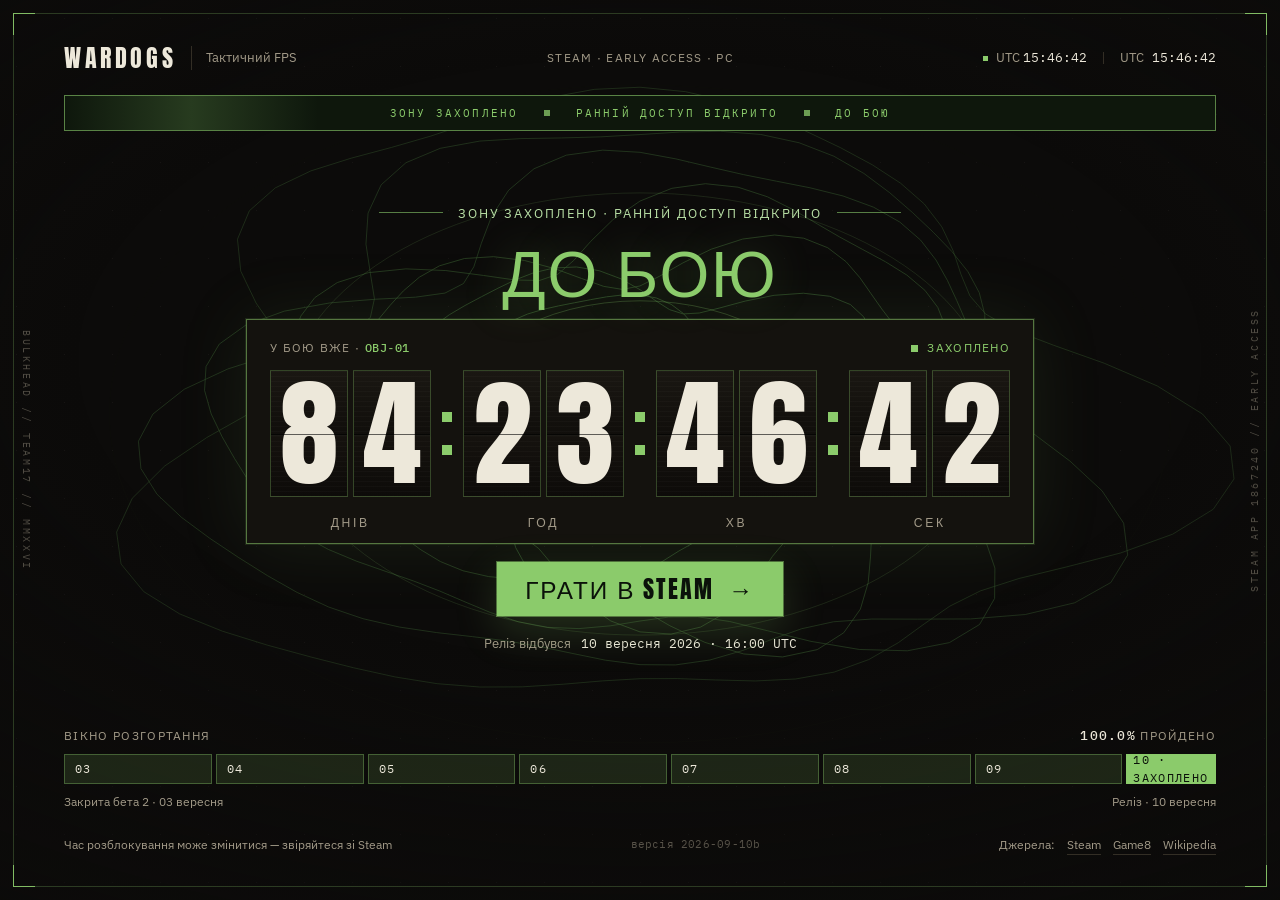
<file: index.html>
<!doctype html>
<html lang="uk">
<head>
<meta charset="utf-8">
<meta name="viewport" content="width=device-width, initial-scale=1">
<meta name="description" content="Великий таймер зворотного відліку до виходу WARDOGS у Steam Early Access — 10 вересня 2026.">
<meta name="theme-color" content="#0C0B0A">
<meta name="build" content="2026-09-10b">
<link rel="icon" href="favicon.svg" type="image/svg+xml">
<link rel="canonical" href="https://elgias.github.io/wardogs-countdown/">
<meta property="og:type" content="website">
<meta property="og:site_name" content="Відлік до Wardogs">
<meta property="og:locale" content="uk_UA">
<meta property="og:url" content="https://elgias.github.io/wardogs-countdown/">
<meta property="og:title" content="Відлік до Wardogs">
<meta property="og:description" content="Скільки лишилось до виходу WARDOGS у Steam Early Access — 10 вересня 2026, 16:00 UTC.">
<meta property="og:image" content="https://elgias.github.io/wardogs-countdown/og.png">
<meta property="og:image:width" content="1200">
<meta property="og:image:height" content="630">
<meta property="og:image:alt" content="Таймер зворотного відліку до релізу Wardogs">
<meta name="twitter:card" content="summary_large_image">
<meta name="twitter:title" content="Відлік до Wardogs">
<meta name="twitter:description" content="Скільки лишилось до виходу WARDOGS у Steam Early Access — 10 вересня 2026, 16:00 UTC.">
<meta name="twitter:image" content="https://elgias.github.io/wardogs-countdown/og.png">
<title>Відлік до Wardogs</title>
<link rel="stylesheet" href="fonts.css">
<link rel="preload" as="font" type="font/woff2" href="fonts/anton-400-latin.woff2" crossorigin>
<link rel="preload" as="font" type="font/woff2" href="fonts/plexsans-400-600-cyrillic.woff2" crossorigin>

<style>
:root{
  color-scheme: dark;
  --ground:#0C0B0A;
  --plate:#14120E;
  --plate-hi:#1A1712;
  --line:#332E25;
  --line-soft:#221F19;
  --bone:#EDE8DA;
  --dust:#A29A88;
  --f1:#E9A227;
  --f2:#6FA3B0;
  --f3:#B8503C;
  /* the two new states */
  --alert:#D9573B;
  --go:#8BCB6B;
  --go-ink:#0B120A;
  --disp:"Anton",Impact,Haettenschweiler,"Franklin Gothic Bold","Arial Narrow",sans-serif;
  --mono:"IBM Plex Mono",ui-monospace,Consolas,"Courier New",monospace;
  --sans:"IBM Plex Sans","Segoe UI",system-ui,-apple-system,sans-serif;
}
*{box-sizing:border-box}
body{
  margin:0;background:var(--ground);color:var(--bone);
  font-family:var(--sans);font-size:15px;line-height:1.5;overflow-x:hidden;
  -webkit-font-smoothing:antialiased;-moz-osx-font-smoothing:grayscale;
}
body.s-hour{--f1:var(--alert)}
body.s-live{--f1:var(--go)}

#bg{position:fixed;inset:0;width:100%;height:100%;z-index:0;pointer-events:none}
.vignette{
  position:fixed;inset:0;z-index:1;pointer-events:none;
  background:radial-gradient(115% 88% at 50% 40%, rgba(12,11,10,0) 38%, rgba(12,11,10,.88) 100%);
}
.hud{position:fixed;inset:13px;z-index:2;pointer-events:none;border:1px solid var(--line-soft);transition:border-color .6s ease}
.hud i{position:absolute;width:13px;height:13px;border:1px solid var(--f1);opacity:.5}
.hud i:nth-child(1){top:-1px;left:-1px;border-right:0;border-bottom:0}
.hud i:nth-child(2){top:-1px;right:-1px;border-left:0;border-bottom:0}
.hud i:nth-child(3){bottom:-1px;left:-1px;border-right:0;border-top:0}
.hud i:nth-child(4){bottom:-1px;right:-1px;border-left:0;border-top:0}
body.s-hour .hud{border-color:rgba(217,87,59,.28)}
body.s-hour .hud i{opacity:.9;width:22px;height:22px}
body.s-live .hud{border-color:rgba(139,203,107,.25)}
body.s-live .hud i{opacity:.9;width:22px;height:22px}

.rail-v{position:fixed;top:0;bottom:0;width:26px;display:flex;align-items:center;justify-content:center;z-index:3;pointer-events:none}
.rail-v.l{left:13px}
.rail-v.r{right:13px}
.rail-v span{
  writing-mode:vertical-rl;font-family:var(--mono);font-size:clamp(10px,.58vw,13px);letter-spacing:.26em;
  text-transform:uppercase;color:var(--dust);opacity:.45;white-space:nowrap;
}
.rail-v.r span{transform:rotate(180deg)}

.flash{position:fixed;inset:0;z-index:60;pointer-events:none;opacity:0}
body.enter.s-hour .flash{background:radial-gradient(circle at 50% 42%,rgba(217,87,59,.34),rgba(217,87,59,0) 62%);animation:flash 1.1s ease-out both}
body.enter.s-live .flash{background:radial-gradient(circle at 50% 42%,rgba(139,203,107,.36),rgba(139,203,107,0) 62%);animation:flash 1.3s ease-out both}

main{
  position:relative;z-index:4;opacity:.999;
  min-height:100vh;min-height:100svh;
  display:flex;flex-direction:column;
  gap:clamp(18px,2.8vh,38px);
  padding:clamp(28px,3.6vw,50px) clamp(50px,5vw,86px);
}

/* ---------- header ---------- */
.top{
  display:grid;grid-template-columns:1fr auto 1fr;align-items:center;gap:18px;
  font-size:clamp(13px,.72vw,16.5px);color:var(--dust);
}
.top .mark{
  font-family:var(--disp);font-size:clamp(24px,1.4vw,34px);letter-spacing:.15em;color:var(--bone);
  line-height:1;padding-right:15px;border-right:1px solid var(--line);
}
.top .lft{display:flex;align-items:center;gap:14px;flex-wrap:wrap}
.top .mid{white-space:nowrap;font-size:clamp(11.5px,.64vw,14.5px);letter-spacing:.11em;text-transform:uppercase}
.top .rgt{display:flex;justify-content:flex-end;align-items:center;gap:8px;white-space:nowrap}
.top .rgt b{font-family:var(--mono);font-weight:400;font-size:clamp(13px,.74vw,17px);color:var(--bone);font-variant-numeric:tabular-nums}
.top .rgt .div{width:1px;height:12px;background:var(--line);margin:0 8px}
.live{display:inline-block;width:5px;height:5px;background:var(--f1);margin-right:8px;vertical-align:middle}

/* ---------- tapes: the loudest signal that the page changed state ---------- */
.tape{display:none;position:relative;height:36px;overflow:hidden;border:1px solid var(--line)}
.tape-in{
  position:absolute;inset:0;display:flex;align-items:center;justify-content:center;
  gap:clamp(10px,2vw,34px);white-space:nowrap;
  font-family:var(--mono);font-size:clamp(11px,.74vw,14.5px);letter-spacing:.2em;text-transform:uppercase;
}
/* Hazard tape — real warning-tape geometry, drifting sideways like it is being unrolled. */
body.s-hour .tape-hour{
  display:block;border-color:rgba(217,87,59,.7);
  background-image:linear-gradient(-45deg,var(--alert) 25%,#1C0F0A 25%,#1C0F0A 50%,var(--alert) 50%,var(--alert) 75%,#1C0F0A 75%);
  background-size:34px 34px;animation:tape 1.4s linear infinite;
}
.tape-hour .tape-in span{background:#140B08;color:#F4C1B2;padding:3px 12px;border:1px solid rgba(217,87,59,.45)}
.tape-hour .tape-in span b{color:var(--alert);font-weight:500}
body.s-live .tape-live{display:block;background:#0E170C;border-color:rgba(139,203,107,.6);color:var(--go)}
.tape-live .tape-in span{display:flex;align-items:center;gap:clamp(10px,2vw,34px)}
.tape-live .tape-in span + span::before{content:"";width:6px;height:6px;background:currentColor;opacity:.75}
.tape-live::after{
  content:"";position:absolute;top:0;bottom:0;left:0;width:22%;
  background:linear-gradient(90deg,rgba(139,203,107,0),rgba(139,203,107,.2),rgba(139,203,107,0));
  animation:sweep 3.2s ease-in-out infinite;
}
body.enter.s-hour .tape-hour{animation:drop .55s cubic-bezier(.2,.9,.3,1) both,tape 1.4s linear infinite}
body.enter.s-live .tape-live{animation:drop .55s cubic-bezier(.2,.9,.3,1) both}

/* ---------- objective board ---------- */
.zone{flex:1;display:flex;flex-direction:column;align-items:center;justify-content:center;gap:clamp(12px,2vh,24px)}
.eyebrow{
  margin:0;font-size:clamp(12.5px,.78vw,17px);letter-spacing:.15em;
  text-transform:uppercase;color:var(--dust);display:flex;align-items:center;gap:15px;text-align:center;
}
.eyebrow::before,.eyebrow::after{content:"";width:clamp(18px,5vw,64px);height:1px;background:var(--line)}
body.s-hour .eyebrow{color:#E9A193}
body.s-hour .eyebrow::before,body.s-hour .eyebrow::after{background:rgba(217,87,59,.6)}
body.s-live .eyebrow{color:#B9E0A6}
body.s-live .eyebrow::before,body.s-live .eyebrow::after{background:rgba(139,203,107,.6)}

.call{
  display:none;margin:0;font-family:var(--disp);text-transform:uppercase;text-align:center;
  line-height:.95;letter-spacing:.03em;font-size:clamp(2.2rem,5vw,6rem);text-wrap:balance;
}
body.s-hour .call{display:block;color:var(--alert)}
body.s-live .call{display:block;color:var(--go);text-shadow:0 0 42px rgba(139,203,107,.3)}
body.enter .call{animation:stamp .9s cubic-bezier(.2,.9,.25,1) both}

.board{
  border:1px solid var(--line);background:var(--plate);
  padding:clamp(12px,1.5vw,20px) clamp(14px,1.8vw,24px) clamp(10px,1.2vw,16px);
  display:flex;flex-direction:column;gap:clamp(10px,1.4vh,16px);max-width:100%;
  transition:border-color .5s ease,box-shadow .5s ease;
}
body.impact .board{animation:impact .3s steps(4,end);border-color:var(--f1)}
body.s-hour .board{animation:alert 2.2s ease-in-out infinite}
body.s-hour.impact .board{animation:impact .3s steps(4,end),alert 2.2s ease-in-out infinite}
body.s-live .board{border-color:rgba(139,203,107,.55);box-shadow:0 0 0 1px rgba(139,203,107,.12),0 0 70px rgba(139,203,107,.1)}

.board-strip{
  display:flex;justify-content:space-between;align-items:center;gap:16px;
  font-size:clamp(12px,.7vw,15.5px);letter-spacing:.11em;text-transform:uppercase;color:var(--dust);
}
.board-strip b{font-family:var(--mono);color:var(--f1);font-weight:500;letter-spacing:.04em}
.board-strip .status{display:flex;align-items:center;gap:9px}
.board-strip .status::before{content:"";width:7px;height:7px;background:var(--f1);flex:none}
body.s-hour .board-strip .status{color:var(--alert)}
body.s-hour .board-strip .status::before{animation:blink 1s steps(2,end) infinite}
body.s-live .board-strip .status{color:var(--go)}

.clock{
  display:flex;align-items:flex-start;justify-content:center;gap:clamp(6px,.9vw,13px);
  font-family:var(--disp);font-size:clamp(2.6rem,11.4vw,15rem);line-height:1;max-width:100%;
}
body.s-hour .clock,body.s-live .clock{font-size:clamp(2.4rem,9.2vw,12rem)}
.grp{display:flex;flex-direction:column;align-items:center;gap:.16em}
.digits{display:flex;gap:.045em}
.card{
  position:relative;display:block;width:.66em;height:1.08em;overflow:hidden;
  border:1px solid #2C2720;
  background:linear-gradient(180deg,var(--plate-hi) 0%,#100E0B 52%,#15120E 53%,#0D0B09 100%);
  transition:border-color .35s ease,box-shadow .35s ease;
}
.card.hit{border-color:var(--f1);transition:none}
.card::before{
  content:"";position:absolute;left:0;right:0;top:50%;height:1px;z-index:3;
  background:rgba(0,0,0,.6);box-shadow:0 1px 0 rgba(237,232,218,.05);
}
.card::after{
  content:"";position:absolute;inset:0;z-index:2;pointer-events:none;
  background:repeating-linear-gradient(180deg,rgba(237,232,218,.022) 0 1px,transparent 1px 5px);
}
body.s-hour #mm .card,body.s-hour #ss .card{border-color:rgba(217,87,59,.45)}
body.s-live .card{border-color:rgba(139,203,107,.3)}
.g{
  position:absolute;inset:0;z-index:1;display:flex;align-items:center;justify-content:center;
  transition:transform .4s cubic-bezier(.22,.9,.3,1),opacity .4s ease;
}
.g.enter{transform:translateY(-102%);opacity:0}
.g.out{transform:translateY(102%);opacity:0}
.unit{font-size:clamp(11px,.95vw,16px);letter-spacing:.22em;color:var(--dust);text-transform:uppercase}
.sep{display:flex;flex-direction:column;justify-content:center;gap:.2em;height:1.08em;font-size:inherit}
.sep i{width:.08em;height:.08em;background:var(--f1);opacity:.35;transition:opacity .4s ease}
body.beat .sep i{opacity:1}

/* ---------- hour: readiness check ---------- */
.prep{display:none;flex-wrap:wrap;justify-content:center;align-items:center;gap:8px}
body.s-hour .prep{display:flex}
.prep-h{font-size:clamp(11.5px,.7vw,14px);letter-spacing:.12em;text-transform:uppercase;color:var(--dust);margin-right:4px}
.prep button{
  display:flex;align-items:center;gap:9px;font:inherit;font-size:clamp(12.5px,.8vw,15.5px);color:var(--bone);
  background:rgba(217,87,59,.07);border:1px solid rgba(217,87,59,.38);padding:7px 12px;cursor:pointer;
  transition:background .2s ease,color .2s ease;
}
.prep button:hover{background:rgba(217,87,59,.16)}
.prep button:focus-visible{outline:2px solid var(--bone);outline-offset:2px}
.prep button::before{content:"";width:11px;height:11px;border:1px solid var(--alert);flex:none}
.prep button[aria-pressed="true"]{color:var(--dust);text-decoration:line-through;text-decoration-color:rgba(217,87,59,.75)}
.prep button[aria-pressed="true"]::before{background:var(--alert);box-shadow:inset 0 0 0 2px #1A0E0A}
.prep .ready{font-family:var(--mono);font-size:clamp(12px,.74vw,14.5px);color:var(--alert);margin-left:4px;min-width:3.5em}

/* ---------- live: the call to action ---------- */
.cta{
  display:none;align-items:center;gap:.6em;text-decoration:none;
  font-family:var(--disp);text-transform:uppercase;letter-spacing:.08em;
  font-size:clamp(1.25rem,1.9vw,2.2rem);line-height:1;color:var(--go-ink);background:var(--go);
  padding:.6em 1.15em;box-shadow:0 0 0 1px rgba(139,203,107,.5),0 14px 44px rgba(139,203,107,.2);
  transition:transform .15s ease,background .15s ease;
}
body.s-live .cta{display:inline-flex}
body.enter.s-live .cta{animation:rise .7s .35s cubic-bezier(.2,.9,.3,1) both}
.cta:hover{background:#A6DD89;transform:translateY(-1px)}
.cta .arr{transition:transform .15s ease}
.cta:hover .arr{transform:translateX(5px)}
.cta:focus-visible{outline:2px solid var(--bone);outline-offset:4px}

.aim{
  margin:0;display:flex;align-items:center;justify-content:center;gap:10px;flex-wrap:wrap;
  font-size:clamp(13px,.8vw,17.5px);color:var(--dust);
}
.aim b{font-family:var(--mono);color:var(--bone);font-weight:400}
.aim .local{font-family:var(--mono);font-size:clamp(12px,.74vw,16px);border-left:1px solid var(--line);padding-left:12px}
.aim .local:empty{display:none}

/* ---------- deployment window ---------- */
.cap{display:flex;flex-direction:column;gap:9px;font-size:clamp(12px,.7vw,15.5px);letter-spacing:.11em;text-transform:uppercase;color:var(--dust)}
.cap-head{display:flex;justify-content:space-between;gap:12px;align-items:baseline}
.cap-head b{font-family:var(--mono);font-size:clamp(12.5px,.74vw,16px);color:var(--bone);font-weight:500;font-variant-numeric:tabular-nums}
.days{display:flex;gap:4px;align-items:stretch}
.day{
  position:relative;flex:1;height:clamp(30px,2.2vw,44px);border:1px solid var(--line-soft);
  display:flex;align-items:center;padding-left:10px;overflow:hidden;
  font-family:var(--mono);font-size:clamp(11.5px,.7vw,15px);color:var(--dust);
}
.day span{position:relative;z-index:2}
.day .lvl{position:absolute;top:0;bottom:0;left:0;width:0;z-index:1;background:rgba(233,162,39,.13)}
.day.done{border-color:rgba(233,162,39,.38);color:var(--bone)}
.day.done .lvl{width:100%}
.day.now{border-color:var(--f1);color:var(--bone)}
.day.now .lvl{border-right:2px solid var(--f1)}
.day.obj{flex:0 0 clamp(52px,7vw,120px);border:1px dashed var(--f1);color:var(--f1);justify-content:center;padding:0 6px}
body.s-hour .day .lvl{background:rgba(217,87,59,.14)}
body.s-hour .day.done{border-color:rgba(217,87,59,.42)}
body.s-hour .day.obj{animation:objpulse 1.2s steps(2,end) infinite}
body.s-live .day .lvl{background:rgba(139,203,107,.14)}
body.s-live .day.done{border-color:rgba(139,203,107,.45)}
body.s-live .day.obj{border:1px solid var(--go);background:var(--go);color:var(--go-ink)}
.cap-foot{display:flex;justify-content:space-between;gap:12px;font-family:var(--sans);font-size:clamp(12px,.72vw,16px);text-transform:none;letter-spacing:0}

.foot{display:flex;justify-content:space-between;gap:18px;flex-wrap:wrap;font-size:clamp(12px,.72vw,16px);color:var(--dust)}
.foot a{color:var(--dust);text-decoration:none;border-bottom:1px solid var(--line);padding-bottom:2px;margin-left:9px}
.foot a:hover{color:var(--f1);border-color:var(--f1)}
.foot a:focus-visible{outline:2px solid var(--f2);outline-offset:3px}
/* Printed on the page, not fetched: a privacy browser can block a scripted
   fetch of the page's own HTML, so a stamp the reader can simply LOOK at is
   the only version check that always works. */
.build{font-family:var(--mono);font-size:clamp(11px,.62vw,13.5px);letter-spacing:.02em;opacity:.5}


@keyframes tape{to{background-position:34px 0}}
@keyframes sweep{0%{transform:translateX(-120%)}100%{transform:translateX(560%)}}
@keyframes stamp{0%{transform:scale(1.45);opacity:0;filter:blur(8px)}55%{transform:scale(.97);opacity:1;filter:blur(0)}100%{transform:scale(1);opacity:1}}
@keyframes drop{0%{transform:translateY(-140%);opacity:0}100%{transform:translateY(0);opacity:1}}
@keyframes rise{0%{transform:translateY(14px);opacity:0}100%{transform:translateY(0);opacity:1}}
@keyframes flash{0%{opacity:1}100%{opacity:0}}
@keyframes alert{
  0%,100%{border-color:var(--line);box-shadow:0 0 0 0 rgba(217,87,59,0)}
  50%{border-color:var(--alert);box-shadow:0 0 0 1px rgba(217,87,59,.5),0 0 52px rgba(217,87,59,.15)}
}
@keyframes blink{50%{opacity:.15}}
@keyframes objpulse{50%{border-color:transparent}}
@keyframes impact{
  0%{transform:translate3d(0,0,0)}25%{transform:translate3d(-2px,1px,0)}
  50%{transform:translate3d(2px,-1px,0)}75%{transform:translate3d(-1px,0,0)}100%{transform:translate3d(0,0,0)}
}

@media (max-width:820px){
  .rail-v{display:none}
  main{padding:26px 22px;gap:18px}
  .top{grid-template-columns:1fr;justify-items:center;text-align:center;gap:10px}
  .top .rgt{justify-content:center}
  .top .mark{border-right:0;padding-right:0}
  .tape-in span:nth-child(3){display:none}
  .day{padding-left:5px;font-size:10.5px}
  .foot{justify-content:center;text-align:center}
}
@media (prefers-reduced-motion: reduce){
  .g{transition:none}
  body *,body .flash{animation:none !important}
}
</style>
</head>
<body>

<canvas id="bg" aria-hidden="true"></canvas>
<div class="vignette" aria-hidden="true"></div>
<div class="hud" aria-hidden="true"><i></i><i></i><i></i><i></i></div>
<div class="rail-v l" aria-hidden="true"><span>Bulkhead // Team17 // MMXXVI</span></div>
<div class="rail-v r" aria-hidden="true"><span>Steam app 1867240 // early access</span></div>
<div class="flash" aria-hidden="true"></div>

<main>
  <header class="top">
    <div class="lft"><span class="mark">WARDOGS</span><span>Тактичний FPS</span></div>
    <div class="mid">Steam &middot; Early Access &middot; PC</div>
    <div class="rgt">
      <span><span class="live"></span>UTC <b id="utc">--:--:--</b></span>
      <span class="div"></span>
      <span id="tzname">Локально</span> <b id="loc">--:--:--</b>
    </div>
  </header>

  <div class="tape tape-hour" aria-hidden="true">
    <div class="tape-in">
      <span><b>Година Х</b></span>
      <span>До релізу менше години</span>
      <span>Готуйтеся до бою</span>
    </div>
  </div>
  <div class="tape tape-live" aria-hidden="true">
    <div class="tape-in">
      <span>Зону захоплено</span>
      <span>Ранній доступ відкрито</span>
      <span>До бою</span>
    </div>
  </div>

  <section class="zone">
    <p class="eyebrow" id="eyebrow">До виходу в ранній доступ</p>
    <p class="call" id="call" aria-live="polite"></p>

    <div class="board" id="board">
      <div class="board-strip">
        <span><span id="stripLead">Зона контролю</span> &middot; <b>OBJ&#8209;01</b></span>
        <span class="status" id="status">Утримується</span>
      </div>
      <div class="clock" role="timer">
        <div class="grp"><div class="digits" id="dd"></div><span class="unit">днів</span></div>
        <span class="sep"><i></i><i></i></span>
        <div class="grp"><div class="digits" id="hh"></div><span class="unit">год</span></div>
        <span class="sep"><i></i><i></i></span>
        <div class="grp"><div class="digits" id="mm"></div><span class="unit">хв</span></div>
        <span class="sep"><i></i><i></i></span>
        <div class="grp"><div class="digits" id="ss"></div><span class="unit">сек</span></div>
      </div>
    </div>

    <div class="prep" id="prep">
      <span class="prep-h">Перевірка готовності</span>
      <button type="button" data-k="steam" aria-pressed="false">Оновити Steam</button>
      <button type="button" data-k="drivers" aria-pressed="false">Оновити драйвери</button>
      <button type="button" data-k="squad" aria-pressed="false">Зібрати загін</button>
      <span class="ready" id="ready">0/3</span>
    </div>

    <a class="cta" href="https://store.steampowered.com/app/1867240/WARDOGS/" target="_blank" rel="noopener noreferrer">Грати в Steam <span class="arr">&rarr;</span></a>

    <p class="aim"><span id="aimLead">Ціль</span> <b>10 вересня 2026 &middot; 16:00 UTC</b> <span class="local" id="aimLocal"></span></p>
  </section>

  <section class="cap" aria-label="Вікно розгортання">
    <div class="cap-head"><span>Вікно розгортання</span><span><b id="capPct">0.0%</b> пройдено</span></div>
    <div class="days" id="days" aria-hidden="true"></div>
    <div class="cap-foot"><span>Закрита бета 2 &middot; 03 вересня</span><span>Реліз &middot; 10 вересня</span></div>
  </section>

  <footer class="foot">
    <span class="flag">Час розблокування може змінитися &mdash; звіряйтеся зі Steam</span>
    <span class="build">версія 2026-09-10b</span>
    <span>Джерела:
      <a href="https://store.steampowered.com/app/1867240/WARDOGS/" target="_blank" rel="noopener noreferrer">Steam</a>
      <a href="https://game8.co/articles/release-dates/wardogs-release-date-and-time" target="_blank" rel="noopener noreferrer">Game8</a>
      <a href="https://en.wikipedia.org/wiki/Wardogs_(video_game)" target="_blank" rel="noopener noreferrer">Wikipedia</a>
    </span>
  </footer>
</main>


<script>
(function () {
  "use strict";
  var REDUCED = window.matchMedia("(prefers-reduced-motion: reduce)").matches;

  var TARGET = Date.UTC(2026, 8, 10, 16, 0, 0);
  var WINDOW_START = Date.UTC(2026, 8, 3, 0, 0, 0);
  var DAY = 86400000;
  var HOUR_S = 3600;

  function now() { return Date.now(); }

  var TEXT = {
    normal: { eyebrow: "До виходу в ранній доступ", call: "", status: "Утримується", strip: "Зона контролю", aim: "Ціль", obj: "10 · OBJ" },
    hour:   { eyebrow: "Година Х · лишилася година", call: "Готуйтеся до бою", status: "Оспорюється", strip: "Зона контролю", aim: "Ціль", obj: "10 · OBJ" },
    live:   { eyebrow: "Зону захоплено · ранній доступ відкрито", call: "До бою", status: "Захоплено", strip: "У бою вже", aim: "Реліз відбувся", obj: "10 · ЗАХОПЛЕНО" }
  };

  function $(id) { return document.getElementById(id); }

  /* ---- split-flap cards (same as the live site) ---- */
  function build(el, len) {
    el.innerHTML = "";
    for (var i = 0; i < len; i++) {
      var card = document.createElement("span");
      card.className = "card";
      card.setAttribute("data-v", "");
      var g = document.createElement("span");
      g.className = "g";
      g.textContent = "0";
      card.appendChild(g);
      el.appendChild(card);
    }
  }
  function paint(el, str) {
    var cards = el.children;
    for (var i = 0; i < cards.length; i++) {
      var card = cards[i];
      var ch = str.charAt(i);
      if (card.getAttribute("data-v") === ch) continue;
      var first = card.getAttribute("data-v") === "";
      card.setAttribute("data-v", ch);
      if (first || REDUCED) { card.querySelector(".g").textContent = ch; continue; }
      var stale = card.querySelectorAll(".g.out");
      for (var q = 0; q < stale.length; q++) stale[q].parentNode.removeChild(stale[q]);
      var old = card.querySelector(".g");
      var next = document.createElement("span");
      next.className = "g enter";
      next.textContent = ch;
      card.appendChild(next);
      void next.offsetWidth;
      next.classList.remove("enter");
      if (old) {
        old.classList.add("out");
        (function (node) { setTimeout(function () { if (node.parentNode) node.parentNode.removeChild(node); }, 460); })(old);
      }
      card.classList.add("hit");
      (function (box) { setTimeout(function () { box.classList.remove("hit"); }, 120); })(card);
    }
  }

  var dd = $("dd"), hh = $("hh"), mm = $("mm"), ss = $("ss");
  build(dd, 2); build(hh, 2); build(mm, 2); build(ss, 2);

  var daysWrap = $("days");
  var dayEls = [];
  for (var dI = 0; dI < 7; dI++) {
    var box = document.createElement("div");
    box.className = "day";
    var lvl = document.createElement("div");
    lvl.className = "lvl";
    var lab = document.createElement("span");
    lab.textContent = "0" + (3 + dI);
    box.appendChild(lvl); box.appendChild(lab);
    daysWrap.appendChild(box);
    dayEls.push({ box: box, lvl: lvl });
  }
  var objEl = document.createElement("div");
  objEl.className = "day obj";
  var objLab = document.createElement("span");
  objEl.appendChild(objLab);
  daysWrap.appendChild(objEl);

  var tzShort = "";
  try {
    var tz = Intl.DateTimeFormat().resolvedOptions().timeZone;
    if (tz) { tzShort = tz.split("/").pop().replace(/_/g, " "); $("tzname").textContent = tzShort; }
  } catch (e) {}
  try {
    if (new Date(TARGET).getTimezoneOffset() !== 0) {
      var local = new Intl.DateTimeFormat("uk-UA", { day: "numeric", month: "long", hour: "2-digit", minute: "2-digit" }).format(new Date(TARGET));
      $("aimLocal").textContent = local + (tzShort ? " · " + tzShort : " за вашим часом");
    }
  } catch (e) {}

  function pad(n, w) { var s = String(Math.floor(n)); while (s.length < w) s = "0" + s; return s; }
  function hms(d, utc) {
    return utc
      ? pad(d.getUTCHours(), 2) + ":" + pad(d.getUTCMinutes(), 2) + ":" + pad(d.getUTCSeconds(), 2)
      : pad(d.getHours(), 2) + ":" + pad(d.getMinutes(), 2) + ":" + pad(d.getSeconds(), 2);
  }

  /* ---- state ---- */
  var lastKey = null, lastMin = null, lastState = null;
  var goalHour = 0, goalLive = 0;

  function applyState(state) {
    if (state === lastState) return;
    var T = TEXT[state];
    document.body.classList.remove("s-normal", "s-hour", "s-live");
    document.body.classList.add("s-" + state);
    $("eyebrow").textContent = T.eyebrow;
    $("call").textContent = T.call;
    $("status").textContent = T.status;
    $("stripLead").textContent = T.strip;
    $("aimLead").textContent = T.aim;
    objLab.textContent = T.obj;
    goalHour = state === "hour" ? 1 : 0;
    goalLive = state === "live" ? 1 : 0;

    /* The entry moment plays once per change of state; what it leaves behind
       is the persistent mode. A reload in the same state lands straight in it. */
    if (state !== "normal" && !REDUCED) {
      document.body.classList.remove("enter");
      void document.body.offsetWidth;
      document.body.classList.add("enter");
      setTimeout(function () { document.body.classList.remove("enter"); }, 1500);
    }
    lastState = state;
    if (REDUCED) draw(performance.now());
  }

  function render() {
    var t = now();
    var diff = TARGET - t;
    var launched = diff <= 0;
    /* After release the board keeps flipping: it counts time in battle. */
    var total = launched ? Math.floor((t - TARGET) / 1000) : Math.floor(diff / 1000);
    var key = (launched ? "L" : "C") + total;
    if (key === lastKey) { requestAnimationFrame(render); return; }
    lastKey = key;

    applyState(launched ? "live" : (total <= HOUR_S ? "hour" : "normal"));

    paint(dd, pad(Math.min(Math.floor(total / 86400), 99), 2));
    paint(hh, pad(Math.floor((total % 86400) / 3600), 2));
    paint(mm, pad(Math.floor((total % 3600) / 60), 2));
    paint(ss, pad(total % 60, 2));

    var nd = new Date(t);
    $("utc").textContent = hms(nd, true);
    $("loc").textContent = hms(nd, false);

    document.body.classList.remove("beat");
    void document.body.offsetWidth;
    document.body.classList.add("beat");

    var minStamp = Math.floor(total / 60);
    if (lastMin !== null && minStamp !== lastMin && !REDUCED) {
      document.body.classList.remove("impact");
      void document.body.offsetWidth;
      document.body.classList.add("impact");
      setTimeout(function () { document.body.classList.remove("impact"); }, 320);
    }
    lastMin = minStamp;

    var pct = Math.max(0, Math.min(1, (t - WINDOW_START) / (TARGET - WINDOW_START)));
    $("capPct").textContent = (pct * 100).toFixed(1) + "%";
    var elapsedDays = (t - WINDOW_START) / DAY;
    for (var i = 0; i < dayEls.length; i++) {
      var frac = Math.max(0, Math.min(1, elapsedDays - i));
      dayEls[i].box.className = "day" + (frac >= 1 ? " done" : (frac > 0 ? " now" : ""));
      dayEls[i].lvl.style.width = (frac * 100).toFixed(2) + "%";
    }
    requestAnimationFrame(render);
  }

  /* ---- readiness check: remembered per browser ---- */
  var PREP_KEY = "wardogs-prep-v1";
  var prepState = {};
  try { prepState = JSON.parse(localStorage.getItem(PREP_KEY) || "{}") || {}; } catch (e) { prepState = {}; }
  var prepBtns = [].slice.call(document.querySelectorAll(".prep button"));
  function syncPrep() {
    var n = 0;
    prepBtns.forEach(function (b) {
      var on = !!prepState[b.getAttribute("data-k")];
      b.setAttribute("aria-pressed", String(on));
      if (on) n++;
    });
    $("ready").textContent = n === prepBtns.length ? "Загін готовий" : n + "/" + prepBtns.length;
  }
  prepBtns.forEach(function (b) {
    b.addEventListener("click", function () {
      var k = b.getAttribute("data-k");
      prepState[k] = !prepState[k];
      try { localStorage.setItem(PREP_KEY, JSON.stringify(prepState)); } catch (e) {}
      syncPrep();
    });
  });
  syncPrep();


  /* ---- terrain: contacts close in for H-hour, collapse into the zone at launch ---- */
  var cv = $("bg");
  var ctx = cv.getContext("2d");
  var W = 0, H = 0;
  var hourK = 0, liveK = 0, lastT = null;
  var CONTACTS = [
    { c: [233, 162, 39],  base: 0.42, sp:  0.000122, br: 0.000039, ang: 0.0, brp: 0.0, trail: [], acc: 0 },
    { c: [111, 163, 176], base: 0.33, sp: -0.000171, br: 0.000031, ang: 2.1, brp: 2.1, trail: [], acc: 0 },
    { c: [184, 80, 60],   base: 0.50, sp:  0.000090, br: 0.000025, ang: 4.2, brp: 4.2, trail: [], acc: 0 }
  ];
  var GO = [139, 203, 107];

  function mix3(a, b, c, kb, kc) {
    var ka = Math.max(0, 1 - kb - kc);
    return [0, 1, 2].map(function (i) { return Math.round(a[i] * ka + b[i] * kb + c[i] * kc); }).join(",");
  }
  function resize() {
    var dpr = Math.min(window.devicePixelRatio || 1, 2);
    W = cv.clientWidth; H = cv.clientHeight;
    cv.width = Math.round(W * dpr); cv.height = Math.round(H * dpr);
    ctx.setTransform(dpr, 0, 0, dpr, 0, 0);
  }

  function draw(t) {
    var dt = lastT === null ? 16 : Math.min(64, t - lastT);
    lastT = t;
    if (REDUCED) { hourK = goalHour; liveK = goalLive; }
    else {
      var e = Math.min(1, dt * 0.0022);
      hourK += (goalHour - hourK) * e;
      liveK += (goalLive - liveK) * e;
    }

    ctx.clearRect(0, 0, W, H);
    var cx = W / 2, cy = H * 0.46;
    var unit = Math.min(W, H);
    var x, y, l, a, i, j;

    ctx.fillStyle = "rgba(237,232,218,0.045)";
    for (x = (W % 48) / 2; x < W; x += 48) for (y = (H % 48) / 2; y < H; y += 48) ctx.fillRect(x, y, 1, 1);

    var contour = mix3([51, 46, 37], [104, 44, 30], [48, 80, 42], hourK, liveK);
    ctx.lineWidth = 1;
    for (l = 0; l < 9; l++) {
      var base = unit * (0.09 + l * 0.055);
      ctx.beginPath();
      for (a = 0; a <= 72; a++) {
        var th = a / 72 * Math.PI * 2;
        var r = base * (1
          + 0.14 * Math.sin(3 * th + t * 0.000068 + l * 0.85)
          + 0.09 * Math.sin(5 * th - t * 0.000051 + l * 1.7)
          + 0.05 * Math.sin(7 * th + t * 0.000087 + l * 2.4));
        var px = cx + Math.cos(th) * r, py = cy + Math.sin(th) * r * 0.62;
        if (a === 0) ctx.moveTo(px, py); else ctx.lineTo(px, py);
      }
      ctx.closePath();
      ctx.strokeStyle = "rgba(" + contour + "," + (0.95 - l * 0.055).toFixed(3) + ")";
      ctx.stroke();
    }

    /* H-hour: a range ring keeps tightening on the zone */
    if (hourK > 0.01) {
      var ph = (t % 3000) / 3000;
      var rr = unit * (0.64 - 0.58 * ph);
      ctx.strokeStyle = "rgba(217,87,59," + (0.42 * hourK * (0.25 + 0.75 * ph)).toFixed(3) + ")";
      ctx.lineWidth = 1.5;
      ctx.beginPath(); ctx.ellipse(cx, cy, rr, rr * 0.62, 0, 0, Math.PI * 2); ctx.stroke();
      ctx.lineWidth = 1;
    }
    /* Launch: the captured zone broadcasts */
    if (liveK > 0.01) {
      for (var n = 0; n < 3; n++) {
        var p = ((t / 2600) + n / 3) % 1;
        var r2 = unit * (0.03 + 0.58 * p);
        ctx.strokeStyle = "rgba(139,203,107," + (0.42 * (1 - p) * liveK).toFixed(3) + ")";
        ctx.beginPath(); ctx.ellipse(cx, cy, r2, r2 * 0.62, 0, 0, Math.PI * 2); ctx.stroke();
      }
      ctx.fillStyle = "rgba(139,203,107," + (0.85 * liveK).toFixed(3) + ")";
      ctx.fillRect(cx - 3.5, cy - 3.5, 7, 7);
    }

    var speedF = 1 + 1.4 * hourK - 0.4 * liveK;
    var radF = Math.max(0.08, 1 - 0.45 * hourK - 0.86 * liveK);
    for (i = 0; i < CONTACTS.length; i++) {
      var k = CONTACTS[i];
      k.ang += dt * k.sp * speedF;
      k.brp += dt * k.br;
      var rad = unit * k.base * (0.28 + 0.72 * (0.5 + 0.5 * Math.cos(k.brp))) * radF;
      var hx = cx + Math.cos(k.ang) * rad, hy = cy + Math.sin(k.ang) * rad * 0.62;
      k.acc += dt;
      if (k.acc >= 65) { k.acc = 0; k.trail.push([hx, hy]); if (k.trail.length > 12) k.trail.shift(); }
      var col = mix3(k.c, k.c, GO, 0, 0.65 * liveK);
      for (j = 0; j < k.trail.length; j++) {
        ctx.fillStyle = "rgba(" + col + "," + (0.2 * (j + 1) / k.trail.length).toFixed(3) + ")";
        ctx.fillRect(k.trail[j][0] - 1, k.trail[j][1] - 1, 2, 2);
      }
      ctx.strokeStyle = "rgba(" + col + "," + (0.14 + 0.18 * hourK).toFixed(3) + ")";
      ctx.beginPath(); ctx.moveTo(cx, cy); ctx.lineTo(hx, hy); ctx.stroke();
      ctx.strokeStyle = "rgba(" + col + ",0.85)";
      ctx.strokeRect(hx - 4.5, hy - 4.5, 9, 9);
      ctx.beginPath();
      ctx.moveTo(hx - 10, hy); ctx.lineTo(hx - 6, hy);
      ctx.moveTo(hx + 6, hy); ctx.lineTo(hx + 10, hy);
      ctx.stroke();
    }
  }

  function loop(ts) { draw(ts); requestAnimationFrame(loop); }
  window.addEventListener("resize", function () { resize(); if (REDUCED) draw(performance.now()); });
  resize();
  render();
  if (REDUCED) draw(performance.now()); else requestAnimationFrame(loop);
})();
</script>
</body>
</html>
</file>
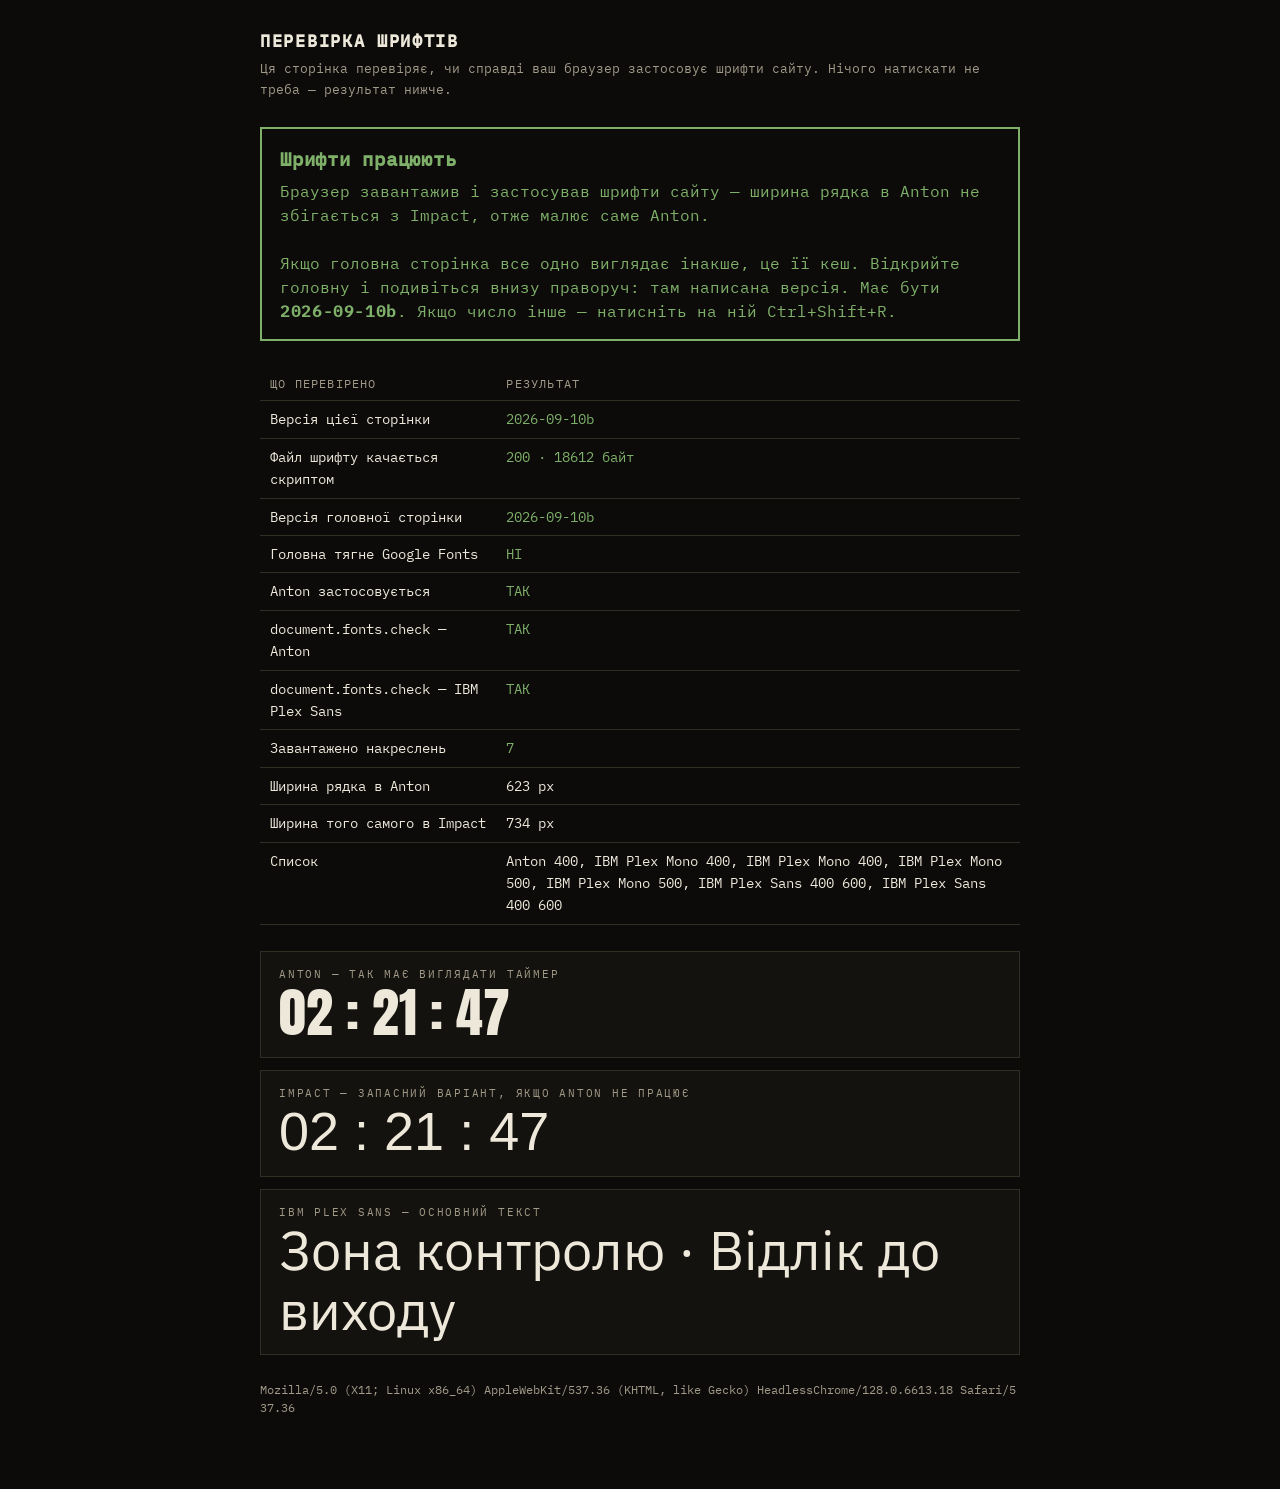
<file: check.html>
<!doctype html>
<html lang="uk">
<head>
<meta charset="utf-8">
<meta name="viewport" content="width=device-width, initial-scale=1">
<meta name="robots" content="noindex">
<title>Перевірка шрифтів</title>
<link rel="stylesheet" href="fonts.css">
<style>
  :root{
    color-scheme: dark;
    --ground:#0C0B0A; --plate:#14120E; --line:#332E25;
    --bone:#EDE8DA; --dust:#A29A88;
    --ok:#7FB069; --bad:#C9553A; --warn:#E9A227;
    --mono:"IBM Plex Mono",ui-monospace,Consolas,"Courier New",monospace;
  }
  body{
    margin:0;padding:28px 22px 60px;background:var(--ground);color:var(--bone);
    font-family:var(--mono);font-size:14px;line-height:1.6;
  }
  .wrap{max-width:760px;margin:0 auto}
  h1{font-size:17px;letter-spacing:.1em;text-transform:uppercase;margin:0 0 4px}
  .lede{color:var(--dust);margin:0 0 26px;font-size:13px}
  .verdict{
    border:2px solid var(--line);padding:16px 18px;margin:0 0 26px;
    font-size:16px;line-height:1.5;
  }
  .verdict.ok{border-color:var(--ok)}
  .verdict.bad{border-color:var(--bad)}
  .verdict b{display:block;font-size:19px;margin-bottom:6px;letter-spacing:.04em}
  .verdict.ok b{color:var(--ok)}
  .verdict.bad b{color:var(--bad)}
  table{width:100%;border-collapse:collapse;margin:0 0 26px}
  th,td{text-align:left;padding:7px 10px;border-bottom:1px solid var(--line);vertical-align:top}
  th{color:var(--dust);font-weight:400;font-size:12px;letter-spacing:.1em;text-transform:uppercase}
  td.v{word-break:break-word}
  .ok{color:var(--ok)} .bad{color:var(--bad)} .warn{color:var(--warn)}
  .sample{border:1px solid var(--line);background:var(--plate);padding:14px 18px;margin:0 0 12px}
  .sample .lbl{font-size:11px;color:var(--dust);letter-spacing:.16em;text-transform:uppercase}
  .sample .txt{font-size:54px;line-height:1.1}
  .anton{font-family:"Anton",Impact,sans-serif}
  .forced{font-family:Impact,sans-serif}
  .plex{font-family:"IBM Plex Sans","Segoe UI",sans-serif;font-size:24px}
  .ua{color:var(--dust);font-size:11.5px;word-break:break-all;margin-top:26px}
  a{color:var(--warn)}
</style>
</head>
<body>
<div class="wrap">
  <h1>Перевірка шрифтів</h1>
  <p class="lede">Ця сторінка перевіряє, чи справді ваш браузер застосовує шрифти сайту.
     Нічого натискати не треба — результат нижче.</p>

  <div class="verdict" id="verdict"><b>Перевіряю…</b><span>Зачекайте секунду.</span></div>

  <table>
    <tr><th>Що перевірено</th><th>Результат</th></tr>
    <tbody id="rows"></tbody>
  </table>

  <div class="sample">
    <div class="lbl">Anton — так має виглядати таймер</div>
    <div class="txt anton">02 : 21 : 47</div>
  </div>
  <div class="sample">
    <div class="lbl">Impact — запасний варіант, якщо Anton не працює</div>
    <div class="txt forced">02 : 21 : 47</div>
  </div>
  <div class="sample">
    <div class="lbl">IBM Plex Sans — основний текст</div>
    <div class="txt plex">Зона контролю · Відлік до виходу</div>
  </div>

  <p class="ua" id="ua"></p>
</div>

<script>
(function () {
  "use strict";

  var BUILD = "2026-09-10b";
  var rows = document.getElementById("rows");
  function row(label, value, cls) {
    var tr = document.createElement("tr");
    var th = document.createElement("td");
    var td = document.createElement("td");
    th.textContent = label;
    td.textContent = value;
    td.className = "v " + (cls || "");
    tr.appendChild(th); tr.appendChild(td);
    rows.appendChild(tr);
  }

  /* Measure a string in a candidate family against a deliberately different
     one. If the widths match, the candidate never applied — this is the only
     test that survives a browser lying about what it loaded. */
  function widthIn(family) {
    var cv = document.createElement("canvas").getContext("2d");
    cv.font = '72px ' + family;
    return Math.round(cv.measureText("0123456789 WARDOGS").width);
  }

  document.getElementById("ua").textContent = navigator.userAgent;

  function finish() {
    /* Measured HERE, not at script start: before document.fonts.ready the
       webfont has not been applied yet and every width would match the
       fallback, which would report a false failure. */
    var wAnton    = widthIn('"Anton"');
    var wImpact   = widthIn('Impact');
    var wMono     = widthIn('monospace');
    var antonReal = wAnton !== wImpact && wAnton !== wMono;

    var checkOk = false, plexOk = false;
    try {
      checkOk = document.fonts.check('1em "Anton"');
      plexOk  = document.fonts.check('1em "IBM Plex Sans"');
    } catch (e) {}

    var loaded = [];
    try {
      document.fonts.forEach(function (f) {
        if (f.status === "loaded") loaded.push(f.family + " " + f.weight);
      });
    } catch (e) {}

    row("Anton застосовується", antonReal ? "ТАК" : "НІ", antonReal ? "ok" : "bad");
    row("document.fonts.check — Anton", checkOk ? "ТАК" : "НІ", checkOk ? "ok" : "bad");
    row("document.fonts.check — IBM Plex Sans", plexOk ? "ТАК" : "НІ", plexOk ? "ok" : "bad");
    row("Завантажено накреслень", String(loaded.length), loaded.length ? "ok" : "bad");
    row("Ширина рядка в Anton", wAnton + " px");
    row("Ширина того самого в Impact", wImpact + " px", wAnton === wImpact ? "bad" : "");
    if (loaded.length) row("Список", loaded.join(", "));

    var v = document.getElementById("verdict");
    if (antonReal) {
      v.className = "verdict ok";
      v.innerHTML = "<b>Шрифти працюють</b><span>Браузер завантажив і застосував шрифти сайту &mdash; " +
        "ширина рядка в Anton не збігається з Impact, отже малює саме Anton.<br><br>" +
        "Якщо головна сторінка все одно виглядає інакше, це її кеш. Відкрийте головну і " +
        "подивіться внизу праворуч: там написана версія. Має бути <b style='display:inline;font-size:inherit'>" +
        BUILD + "</b>. Якщо число інше — натисніть на ній Ctrl+Shift+R.</span>";
    } else {
      v.className = "verdict bad";
      v.innerHTML = "<b>Браузер не застосовує шрифти сайту</b><span>Файли або не доходять, " +
        "або заблоковані налаштуванням. Дивіться таблицю нижче — рядок про завантаження файлу " +
        "показує, що саме сталося.</span>";
    }
  }

  row("Версія цієї сторінки", BUILD, "ok");

  /* A scripted fetch is a WEAKER signal than it looks: a privacy browser can
     block fetch() while the browser's own CSS font loading works perfectly.
     Seen in Zen 2026-09-07 — NetworkError here, yet Anton rendered. So these
     two probes are extra detail, and neither one can fail the verdict. */
  fetch("fonts/anton-400-latin.woff2", { cache: "no-store" })
    .then(function (r) {
      return r.arrayBuffer().then(function (b) {
        row("Файл шрифту качається скриптом", r.status + " · " + b.byteLength + " байт",
            r.ok && b.byteLength > 1000 ? "ok" : "warn");
      });
    })
    .catch(function (e) {
      row("Файл шрифту качається скриптом",
          "блокує браузер (" + e.message + ") — на шрифти це не впливає", "warn");
    })
    .then(function () {
      return fetch("index.html", { cache: "no-store" }).then(function (r) { return r.text(); });
    })
    .then(function (html) {
      var m = html.match(/name="build" content="([^"]+)"/);
      row("Версія головної сторінки", m ? m[1] : "мітки немає — стара версія", m ? "ok" : "warn");
      row("Головна тягне Google Fonts",
          html.indexOf("fonts.googleapis") >= 0 ? "ТАК — стара версія" : "НІ",
          html.indexOf("fonts.googleapis") >= 0 ? "bad" : "ok");
    })
    .catch(function (e) {
      /* Report it instead of swallowing it — a silently missing row is what
         hid this the first time round. */
      row("Версію головної не прочитати", "блокує браузер (" + e.message + ")", "warn");
    })
    .then(function () {
      return document.fonts.ready.catch(function () {});
    })
    .then(finish, finish);
})();
</script>
</body>
</html>
</file>
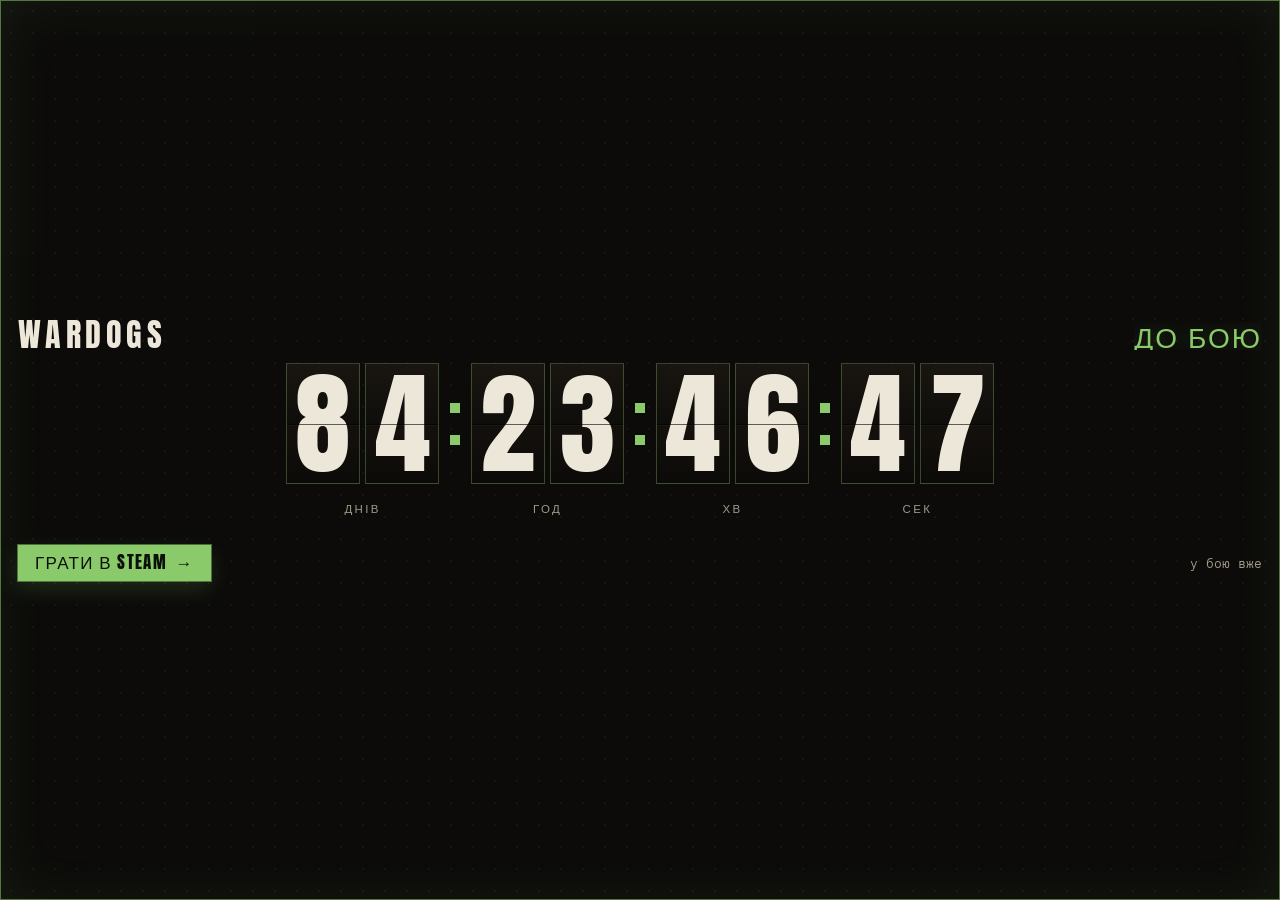
<file: embed.html>
<!doctype html>
<html lang="uk">
<head>
<meta charset="utf-8">
<meta name="viewport" content="width=device-width, initial-scale=1">
<meta name="robots" content="noindex">
<meta name="build" content="2026-09-10b">
<meta name="description" content="Таймер до виходу WARDOGS у Steam Early Access — компактна версія для вбудовування.">
<title>Wardogs — таймер</title>
<link rel="icon" href="favicon.svg" type="image/svg+xml">
<link rel="stylesheet" href="fonts.css">
<style>
:root{
  color-scheme: dark;
  --ground:#0C0B0A;
  --plate-hi:#1A1712;
  --line:#332E25;
  --line-soft:#221F19;
  --bone:#EDE8DA;
  --dust:#A29A88;
  --f1:#E9A227;
  --alert:#D9573B;
  --go:#8BCB6B;
  --go-ink:#0B120A;
  --disp:"Anton",Impact,Haettenschweiler,"Arial Narrow",sans-serif;
  --mono:"IBM Plex Mono",ui-monospace,Consolas,"Courier New",monospace;
  --sans:"IBM Plex Sans","Segoe UI",system-ui,-apple-system,sans-serif;
}
*{box-sizing:border-box}
html,body{height:100%}
body{
  margin:0;background:var(--ground);
  background-image:radial-gradient(circle,rgba(237,232,218,.05) 1px,transparent 1px);background-size:22px 22px;
  color:var(--bone);font-family:var(--sans);
  display:flex;align-items:center;justify-content:center;
  padding:min(4vh,16px) min(4vw,18px);overflow:hidden;
  -webkit-font-smoothing:antialiased;-moz-osx-font-smoothing:grayscale;opacity:.999;
}
/* In a frame there is no room for a tape or a headline, so the STATE is
   carried by things that cost no height: the frame edge, the bar, the colour. */
body.s-hour{--f1:var(--alert);animation:framepulse 2.2s ease-in-out infinite}
body.s-live{--f1:var(--go);box-shadow:inset 0 0 0 1px rgba(139,203,107,.55),inset 0 0 60px rgba(139,203,107,.09)}

.wrap{width:100%;display:flex;flex-direction:column;gap:clamp(6px,2.4vh,12px)}
.head{display:flex;align-items:baseline;justify-content:space-between;gap:10px;min-width:0}
.mark{
  font-family:var(--disp);font-size:min(5.4vw,9.5vh,32px);letter-spacing:.14em;
  color:var(--bone);text-decoration:none;line-height:1;white-space:nowrap;
}
.mark:hover{color:var(--f1)}
.sub{
  font-size:min(2.7vw,4.6vh,13px);letter-spacing:.13em;text-transform:uppercase;
  color:var(--dust);white-space:nowrap;overflow:hidden;text-overflow:ellipsis;
}
.sub .s{display:none}
body.s-hour .sub{color:var(--alert)}
body.s-live .sub{
  font-family:var(--disp);font-size:min(4.8vw,8.5vh,28px);letter-spacing:.07em;line-height:1;
  color:var(--go);text-shadow:0 0 22px rgba(139,203,107,.35);
}

.clock{
  display:flex;align-items:flex-start;justify-content:center;
  gap:clamp(4px,min(1.5vw,2vh),11px);
  font-family:var(--disp);font-size:min(13vw,32vh,112px);line-height:1;
}
.grp{display:flex;flex-direction:column;align-items:center;gap:.17em}
.digits{display:flex;gap:.05em}
.card{
  position:relative;display:block;width:.66em;height:1.08em;overflow:hidden;
  border:1px solid #2C2720;
  background:linear-gradient(180deg,var(--plate-hi) 0%,#100E0B 52%,#15120E 53%,#0D0B09 100%);
  transition:border-color .35s ease;
}
.card.hit{border-color:var(--f1);transition:none}
.card::before{
  content:"";position:absolute;left:0;right:0;top:50%;height:1px;z-index:3;
  background:rgba(0,0,0,.6);box-shadow:0 1px 0 rgba(237,232,218,.05);
}
body.s-hour #mm .card,body.s-hour #ss .card{border-color:rgba(217,87,59,.5)}
body.s-live .card{border-color:rgba(139,203,107,.32)}
.g{
  position:absolute;inset:0;z-index:1;display:flex;align-items:center;justify-content:center;
  transition:transform .4s cubic-bezier(.22,.9,.3,1),opacity .4s ease;
}
.g.enter{transform:translateY(-102%);opacity:0}
.g.out{transform:translateY(102%);opacity:0}
.unit{font-size:min(2.3vw,3.8vh,11.5px);letter-spacing:.2em;color:var(--dust);text-transform:uppercase}
.sep{display:flex;flex-direction:column;justify-content:center;gap:.2em;height:1.08em;font-size:inherit}
.sep i{width:.085em;height:.085em;background:var(--f1);opacity:.4;transition:opacity .4s ease}
body.beat .sep i{opacity:1}

.bar{
  position:relative;width:100%;height:min(1.7vh,7px);min-height:4px;
  background:#17140F;border:1px solid var(--line-soft);overflow:hidden;
}
.fill{
  position:absolute;left:0;top:0;bottom:0;width:0;
  background:linear-gradient(90deg,rgba(233,162,39,.3),rgba(233,162,39,.85));
  border-right:2px solid var(--f1);
}
/* Extra air above the bar (and above the Steam button that replaces it after
   release). The shared row gap is 2.4vh, which is only ~6px in a 200px frame,
   so the bar sat on the unit captions. This margin scales with the frame too,
   but has its own floor and ceiling. */
.bar,.go-row{margin-top:clamp(6px,min(2.2vw,5vh),18px)}
/* Hour: the bar itself turns into hazard tape — the tape of the full page, at 7px. */
body.s-hour .bar{height:min(2.4vh,10px);min-height:6px;border-color:rgba(217,87,59,.55)}
body.s-hour .fill{
  background-image:linear-gradient(-45deg,var(--alert) 25%,#2A120C 25%,#2A120C 50%,var(--alert) 50%,var(--alert) 75%,#2A120C 75%);
  background-size:14px 14px;animation:tape 1s linear infinite;
}
/* Live: a full bar says nothing any more, so its row goes to the call to action. */
body.s-live .bar{display:none}

.foot{
  display:flex;align-items:baseline;justify-content:space-between;gap:10px;
  font-size:min(2.5vw,4.2vh,12.5px);color:var(--dust);min-width:0;
}
.foot .tgt{white-space:nowrap;overflow:hidden;text-overflow:ellipsis}
.foot b{font-family:var(--mono);font-weight:400;color:var(--bone)}
.foot .pct{font-family:var(--mono);color:var(--f1);white-space:nowrap}
body.s-hour .foot .tgt{color:#E9A193}
body.s-live .foot{display:none}

.go-row{display:none;align-items:center;justify-content:space-between;gap:10px;min-width:0}
body.s-live .go-row{display:flex}
.cta{
  display:inline-flex;align-items:center;gap:.5em;text-decoration:none;white-space:nowrap;
  font-family:var(--disp);text-transform:uppercase;letter-spacing:.08em;line-height:1;
  font-size:clamp(10px,min(3.2vw,6.5vh),17px);color:var(--go-ink);background:var(--go);padding:.55em 1em;
  box-shadow:0 0 0 1px rgba(139,203,107,.5),0 8px 24px rgba(139,203,107,.18);
}
.cta:hover{background:#A6DD89}
.cta:focus-visible{outline:2px solid var(--bone);outline-offset:3px}
.in-battle{font-family:var(--mono);font-size:min(2.5vw,4.2vh,12.5px);color:var(--dust);white-space:nowrap}

.flash{position:fixed;inset:0;z-index:5;pointer-events:none;opacity:0}
body.enter.s-hour .flash{background:radial-gradient(circle at 50% 50%,rgba(217,87,59,.36),rgba(217,87,59,0) 70%);animation:flash 1s ease-out both}
body.enter.s-live .flash{background:radial-gradient(circle at 50% 50%,rgba(139,203,107,.4),rgba(139,203,107,0) 70%);animation:flash 1.2s ease-out both}
body.enter .wrap{animation:stamp .7s cubic-bezier(.2,.9,.25,1) both}

@keyframes framepulse{
  0%,100%{box-shadow:inset 0 0 0 1px rgba(217,87,59,.3)}
  50%{box-shadow:inset 0 0 0 2px rgba(217,87,59,.85),inset 0 0 44px rgba(217,87,59,.14)}
}
@keyframes tape{to{background-position:14px 0}}
@keyframes flash{0%{opacity:1}100%{opacity:0}}
@keyframes stamp{0%{transform:scale(1.07);opacity:.15}100%{transform:scale(1);opacity:1}}

@media (max-height:170px){ .unit{display:none} .wrap{gap:clamp(5px,1.8vh,9px)} }
@media (max-height:132px){ .foot{display:none} }
/* Small frames swap the long caption for its short form instead of dropping it,
   so "Година Х" and "До бою" survive where the everyday caption would not. */
@media (max-height:104px),(max-width:330px){ .sub .l{display:none} .sub .s{display:inline} }
@media (max-width:330px){ .in-battle{display:none} }
@media (prefers-reduced-motion: reduce){ .g{transition:none} body,body *{animation:none !important} }
</style>
</head>
<body>

<div class="flash" aria-hidden="true"></div>
<div class="wrap">
  <div class="head">
    <a class="mark" href="https://elgias.github.io/wardogs-countdown/" target="_blank" rel="noopener">WARDOGS</a>
    <span class="sub" id="sub"></span>
  </div>

  <div class="clock" role="timer">
    <div class="grp"><div class="digits" id="dd"></div><span class="unit">днів</span></div>
    <span class="sep"><i></i><i></i></span>
    <div class="grp"><div class="digits" id="hh"></div><span class="unit">год</span></div>
    <span class="sep"><i></i><i></i></span>
    <div class="grp"><div class="digits" id="mm"></div><span class="unit">хв</span></div>
    <span class="sep"><i></i><i></i></span>
    <div class="grp"><div class="digits" id="ss"></div><span class="unit">сек</span></div>
  </div>

  <div class="bar"><div class="fill" id="fill"></div></div>

  <div class="foot">
    <span class="tgt" id="tgt"></span>
    <span class="pct" id="pct">0.0%</span>
  </div>

  <div class="go-row">
    <a class="cta" href="https://store.steampowered.com/app/1867240/WARDOGS/" target="_blank" rel="noopener noreferrer">Грати в Steam <span>&rarr;</span></a>
    <span class="in-battle">у бою вже</span>
  </div>
</div>

<script>
(function () {
  "use strict";
  var REDUCED = window.matchMedia("(prefers-reduced-motion: reduce)").matches;
  var TARGET = Date.UTC(2026, 8, 10, 16, 0, 0);
  var WINDOW_START = Date.UTC(2026, 8, 3, 0, 0, 0);
  var HOUR_S = 3600;

  function now() { return Date.now(); }

  var TEXT = {
    normal: { l: "До виходу в ранній доступ",   s: "",         tgt: "Реліз <b>10 вересня 2026 · 16:00 UTC</b>" },
    hour:   { l: "Година Х · готуйтеся до бою", s: "Година Х", tgt: "Реліз о <b>16:00 UTC</b> · менше години" },
    live:   { l: "До бою",                      s: "До бою",   tgt: "" }
  };

  function $(id) { return document.getElementById(id); }

  function build(el, len) {
    el.innerHTML = "";
    for (var i = 0; i < len; i++) {
      var card = document.createElement("span");
      card.className = "card";
      card.setAttribute("data-v", "");
      var g = document.createElement("span");
      g.className = "g";
      g.textContent = "0";
      card.appendChild(g);
      el.appendChild(card);
    }
  }
  function paint(el, str) {
    var cards = el.children;
    for (var i = 0; i < cards.length; i++) {
      var card = cards[i];
      var ch = str.charAt(i);
      if (card.getAttribute("data-v") === ch) continue;
      var first = card.getAttribute("data-v") === "";
      card.setAttribute("data-v", ch);
      if (first || REDUCED) { card.querySelector(".g").textContent = ch; continue; }
      var stale = card.querySelectorAll(".g.out");
      for (var q = 0; q < stale.length; q++) stale[q].parentNode.removeChild(stale[q]);
      var old = card.querySelector(".g");
      var next = document.createElement("span");
      next.className = "g enter";
      next.textContent = ch;
      card.appendChild(next);
      void next.offsetWidth;
      next.classList.remove("enter");
      if (old) {
        old.classList.add("out");
        (function (node) { setTimeout(function () { if (node.parentNode) node.parentNode.removeChild(node); }, 460); })(old);
      }
      card.classList.add("hit");
      (function (box) { setTimeout(function () { box.classList.remove("hit"); }, 120); })(card);
    }
  }

  var dd = $("dd"), hh = $("hh"), mm = $("mm"), ss = $("ss");
  build(dd, 2); build(hh, 2); build(mm, 2); build(ss, 2);

  function pad(n, w) { var s = String(Math.floor(n)); while (s.length < w) s = "0" + s; return s; }

  var lastKey = null, lastState = null;

  function applyState(state) {
    if (state === lastState) return;
    var T = TEXT[state];
    document.body.classList.remove("s-normal", "s-hour", "s-live");
    document.body.classList.add("s-" + state);
    $("sub").innerHTML = '<span class="l">' + T.l + '</span><span class="s">' + T.s + '</span>';
    $("tgt").innerHTML = T.tgt;
    if (state !== "normal" && !REDUCED) {
      document.body.classList.remove("enter");
      void document.body.offsetWidth;
      document.body.classList.add("enter");
      setTimeout(function () { document.body.classList.remove("enter"); }, 1300);
    }
    lastState = state;
  }

  function render() {
    var t = now();
    var diff = TARGET - t;
    var launched = diff <= 0;
    var total = launched ? Math.floor((t - TARGET) / 1000) : Math.floor(diff / 1000);
    var key = (launched ? "L" : "C") + total;
    if (key === lastKey) { requestAnimationFrame(render); return; }
    lastKey = key;

    applyState(launched ? "live" : (total <= HOUR_S ? "hour" : "normal"));

    paint(dd, pad(Math.min(Math.floor(total / 86400), 99), 2));
    paint(hh, pad(Math.floor((total % 86400) / 3600), 2));
    paint(mm, pad(Math.floor((total % 3600) / 60), 2));
    paint(ss, pad(total % 60, 2));

    document.body.classList.remove("beat");
    void document.body.offsetWidth;
    document.body.classList.add("beat");

    var p = Math.max(0, Math.min(1, (t - WINDOW_START) / (TARGET - WINDOW_START)));
    $("fill").style.width = (p * 100).toFixed(2) + "%";
    $("pct").textContent = (p * 100).toFixed(1) + "%";
    requestAnimationFrame(render);
  }
  render();
})();
</script>
</body>
</html>
</file>
<file: fonts.css>
/* Self-hosted so the page does not depend on fonts.googleapis.com.
   Privacy browsers (Zen, Firefox strict mode, uBlock) block that domain,
   which silently drops every face back to a system fallback.
   Subsets kept: latin + cyrillic. Regenerate with scripts/selfhost-fonts.mjs. */

@font-face {
  font-family: 'Anton';
  font-style: normal;
  font-weight: 400;
  font-display: swap;
  src: url('fonts/anton-400-latin.woff2') format('woff2');
  unicode-range: U+0000-00FF, U+0131, U+0152-0153, U+02BB-02BC, U+02C6, U+02DA, U+02DC, U+0304, U+0308, U+0329, U+2000-206F, U+20AC, U+2122, U+2191, U+2193, U+2212, U+2215, U+FEFF, U+FFFD;
}

@font-face {
  font-family: 'IBM Plex Mono';
  font-style: normal;
  font-weight: 400;
  font-display: swap;
  src: url('fonts/plexmono-400-cyrillic.woff2') format('woff2');
  unicode-range: U+0301, U+0400-045F, U+0490-0491, U+04B0-04B1, U+2116;
}

@font-face {
  font-family: 'IBM Plex Mono';
  font-style: normal;
  font-weight: 400;
  font-display: swap;
  src: url('fonts/plexmono-400-latin.woff2') format('woff2');
  unicode-range: U+0000-00FF, U+0131, U+0152-0153, U+02BB-02BC, U+02C6, U+02DA, U+02DC, U+0304, U+0308, U+0329, U+2000-206F, U+20AC, U+2122, U+2191, U+2193, U+2212, U+2215, U+FEFF, U+FFFD;
}

@font-face {
  font-family: 'IBM Plex Mono';
  font-style: normal;
  font-weight: 500;
  font-display: swap;
  src: url('fonts/plexmono-500-cyrillic.woff2') format('woff2');
  unicode-range: U+0301, U+0400-045F, U+0490-0491, U+04B0-04B1, U+2116;
}

@font-face {
  font-family: 'IBM Plex Mono';
  font-style: normal;
  font-weight: 500;
  font-display: swap;
  src: url('fonts/plexmono-500-latin.woff2') format('woff2');
  unicode-range: U+0000-00FF, U+0131, U+0152-0153, U+02BB-02BC, U+02C6, U+02DA, U+02DC, U+0304, U+0308, U+0329, U+2000-206F, U+20AC, U+2122, U+2191, U+2193, U+2212, U+2215, U+FEFF, U+FFFD;
}

@font-face {
  font-family: 'IBM Plex Sans';
  font-style: normal;
  font-weight: 400 600;
  font-display: swap;
  src: url('fonts/plexsans-400-600-cyrillic.woff2') format('woff2');
  unicode-range: U+0301, U+0400-045F, U+0490-0491, U+04B0-04B1, U+2116;
}

@font-face {
  font-family: 'IBM Plex Sans';
  font-style: normal;
  font-weight: 400 600;
  font-display: swap;
  src: url('fonts/plexsans-400-600-latin.woff2') format('woff2');
  unicode-range: U+0000-00FF, U+0131, U+0152-0153, U+02BB-02BC, U+02C6, U+02DA, U+02DC, U+0304, U+0308, U+0329, U+2000-206F, U+20AC, U+2122, U+2191, U+2193, U+2212, U+2215, U+FEFF, U+FFFD;
}
</file>
